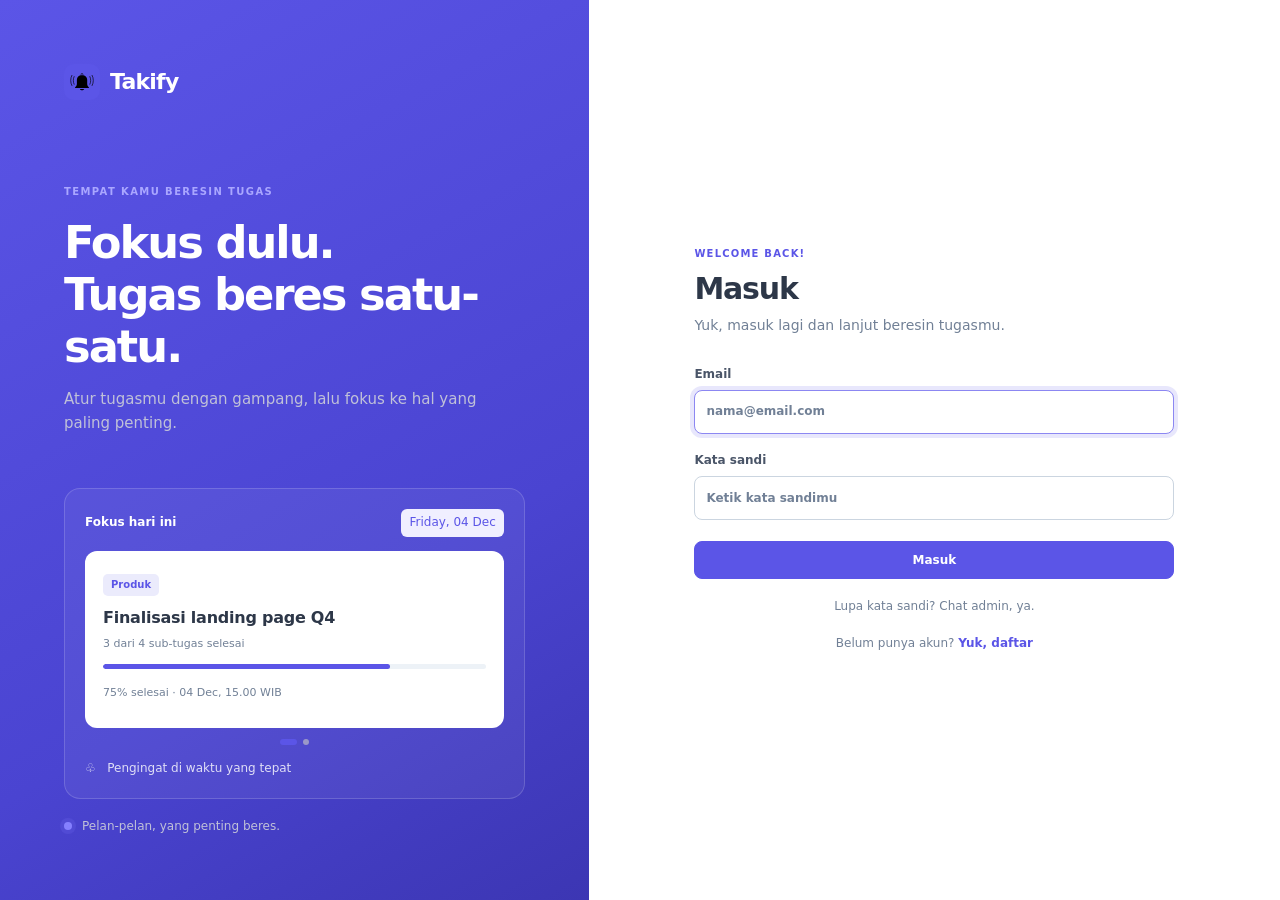
<file: index.html>
<!doctype html>
<html lang="id">
<head>
  <meta charset="utf-8">
  <meta name="viewport" content="width=device-width,initial-scale=1">
  <title>Takify</title>
  <link rel="icon" type="image/svg+xml" href="takify-bell.svg">
  <script>
    // Pengganti index.php: arahkan ke halaman yang sesuai
    var s = null;
    try { s = JSON.parse(sessionStorage.getItem('takify_session')); } catch (e) {}
    location.replace(s ? (s.role === 'Admin' ? 'fitur.html?p=pengguna' : 'tugas.html') : 'login.html');
  </script>
</head>
<body></body>
</html>
</file>
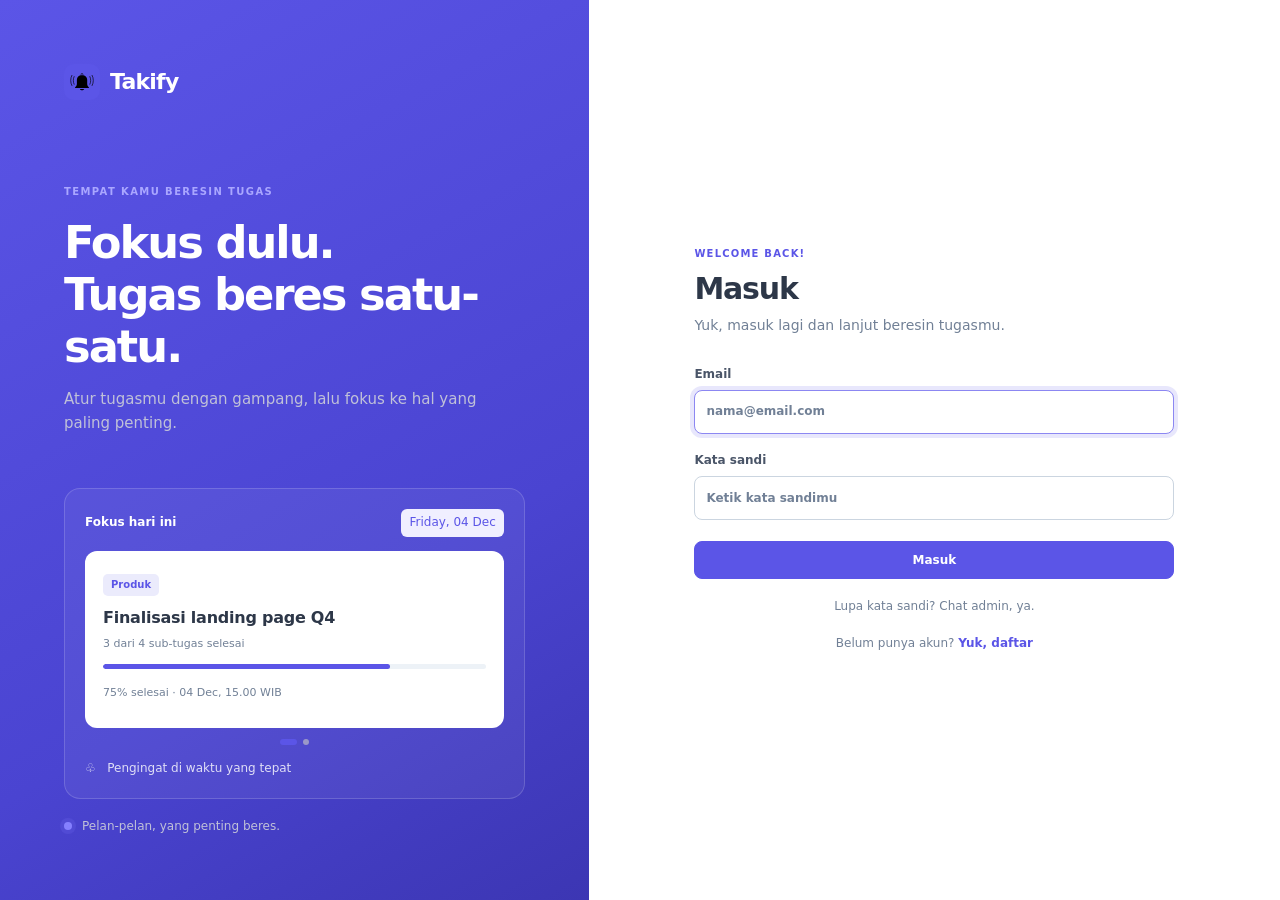
<file: dashboard.html>
<!doctype html>
<html lang="id">
<head>
  <meta charset="utf-8">
  <meta name="viewport" content="width=device-width,initial-scale=1">
  <title>Takify</title>
  <link rel="icon" type="image/svg+xml" href="takify-bell.svg">
  <link rel="stylesheet" href="style.css">
</head>
<body>
  <script src="store.js"></script>
  <script src="layout.js"></script>
  <script src="dashboard.js"></script>
</body>
</html>
</file>
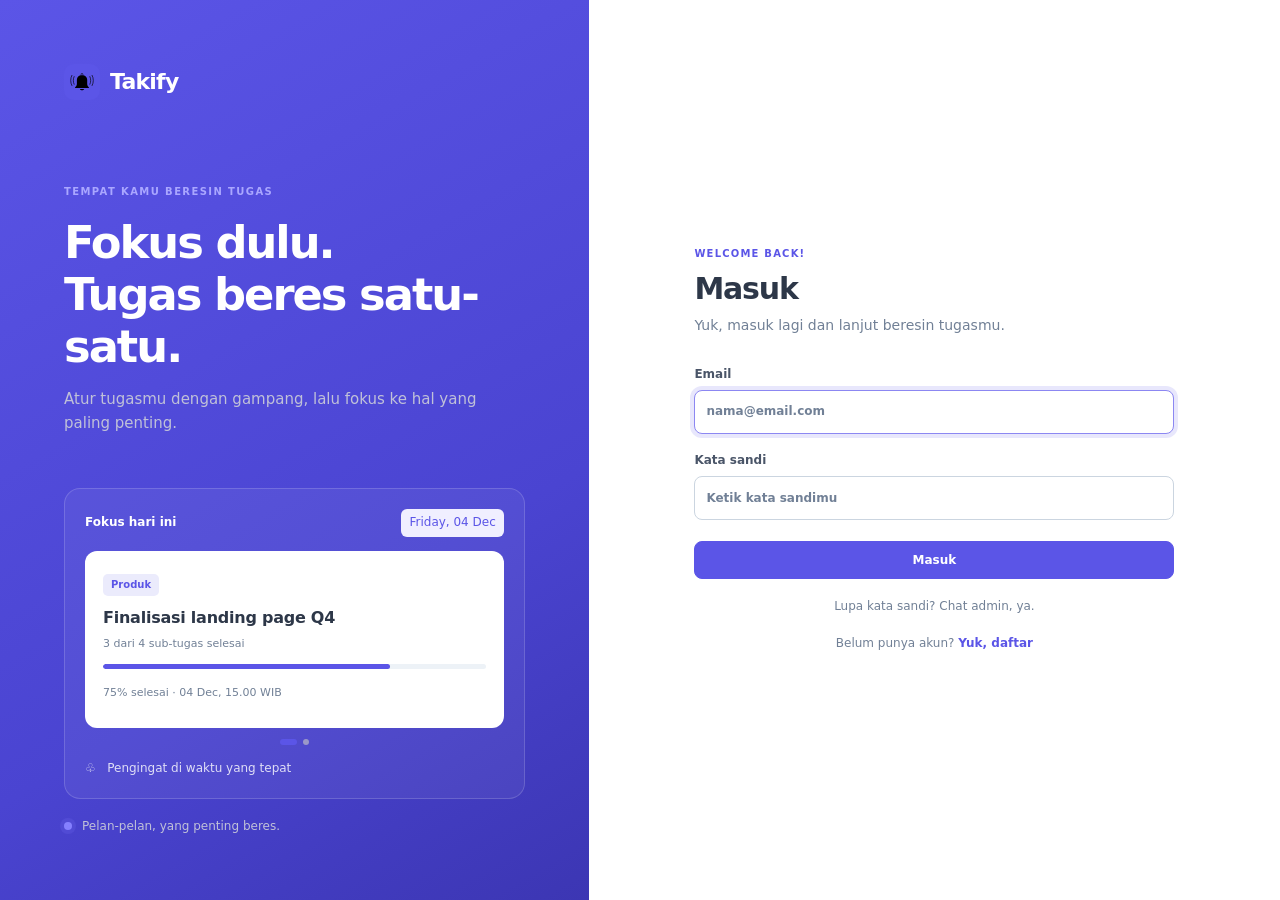
<file: fitur.html>
<!doctype html>
<html lang="id">
<head>
  <meta charset="utf-8">
  <meta name="viewport" content="width=device-width,initial-scale=1">
  <title>Takify</title>
  <link rel="icon" type="image/svg+xml" href="takify-bell.svg">
  <link rel="stylesheet" href="style.css">
</head>
<body>
  <script src="store.js"></script>
  <script src="layout.js"></script>
  <script src="fitur.js"></script>
</body>
</html>
</file>
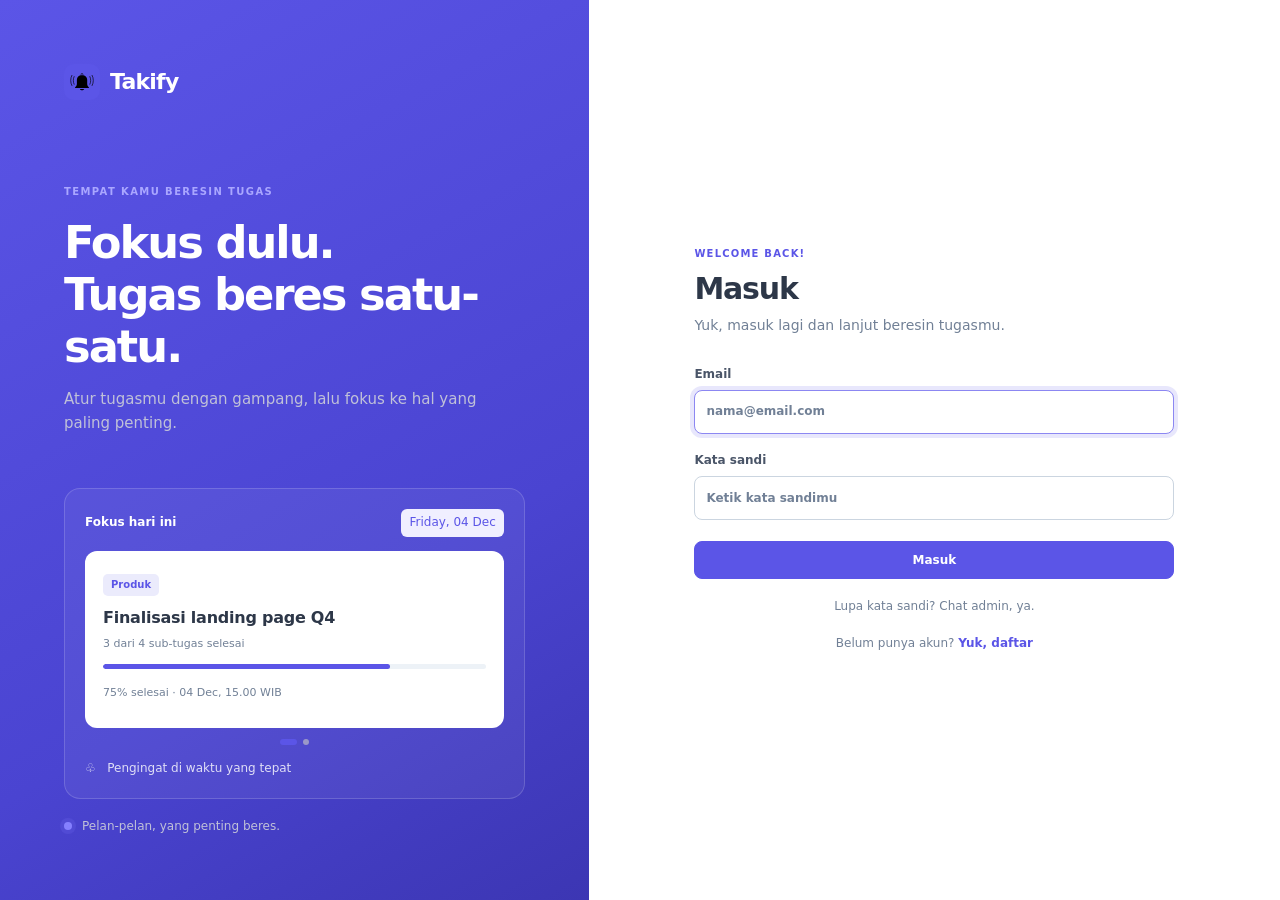
<file: kategori.html>
<!doctype html>
<html lang="id">
<head>
  <meta charset="utf-8">
  <meta name="viewport" content="width=device-width,initial-scale=1">
  <title>Takify</title>
  <link rel="icon" type="image/svg+xml" href="takify-bell.svg">
  <link rel="stylesheet" href="style.css">
</head>
<body>
  <script src="store.js"></script>
  <script src="layout.js"></script>
  <script src="kategori.js"></script>
</body>
</html>
</file>
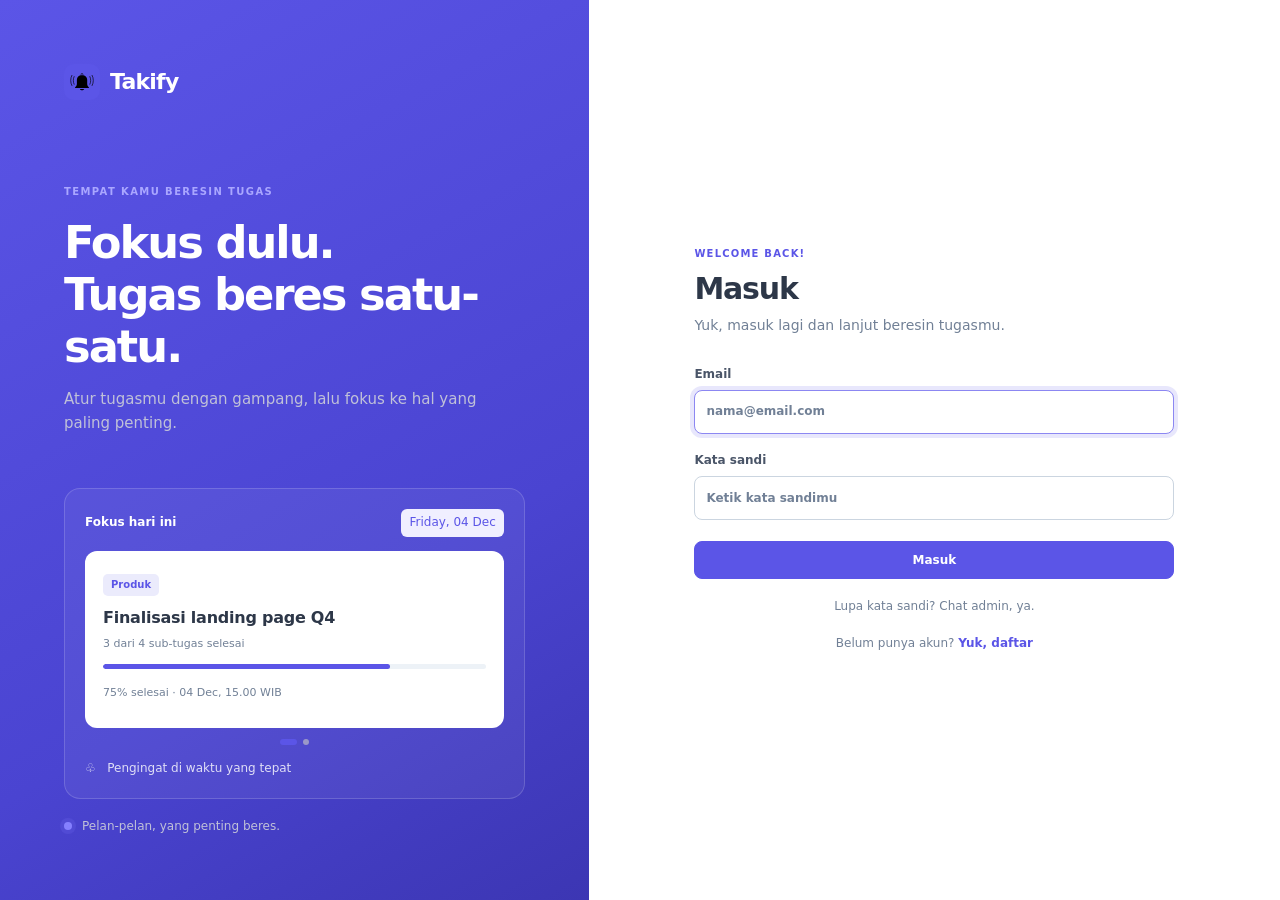
<file: login.html>
<!doctype html>
<html lang="id">
<head>
  <meta charset="utf-8">
  <meta name="viewport" content="width=device-width,initial-scale=1">
  <title>Masuk — Takify</title>
  <link rel="icon" type="image/svg+xml" href="takify-bell.svg">
  <link rel="stylesheet" href="style.css">
</head>
<body class="account-page">
  <main class="account-card account-layout">
    <aside class="account-panel">
      <a class="account-brand" href="index.html" aria-label="Takify">
        <img class="account-brand-icon" src="takify-bell.svg" alt="">
        <span>Takify</span>
      </a>
      <div class="account-panel-copy">
        <span class="account-panel-kicker">TEMPAT KAMU BERESIN TUGAS</span>
        <h2>Fokus dulu.<br>Tugas beres satu-satu.</h2>
        <p>Atur tugasmu dengan gampang, lalu fokus ke hal yang paling penting.</p>
      </div>
      <div class="auth-preview">
        <div class="auth-preview-head"><b>Fokus hari ini</b><span data-date="l, d M"></span></div>
        <div class="focus-slider" aria-live="polite">
          <article class="focus-slide is-active"><span class="chip">Produk</span>
            <h3>Finalisasi landing page Q4</h3>
            <p>3 dari 4 sub-tugas selesai</p>
            <div class="progress"><span style="width:75%"></span></div>
            <small>75% selesai · <span data-date="d M"></span>, 15.00 WIB</small>
          </article>
          <article class="focus-slide"><span class="chip">Pemasaran</span>
            <h3>Penyusunan kalender konten mingguan</h3>
            <p>5 dari 7 sub-tugas selesai</p>
            <div class="progress"><span style="width:71%"></span></div>
            <small>71% selesai · <span data-date="d M"></span>, 17.00 WIB</small>
          </article>
        </div>
        <div class="focus-slider-dots" aria-label="Navigasi produk">
          <button class="is-active" type="button" aria-label="Produk 1"></button>
          <button type="button" aria-label="Produk 2"></button>
        </div>
        <div class="preview-reminder">♧ &nbsp; Pengingat di waktu yang tepat</div>
      </div>
      <div class="account-panel-note"><span class="account-live-dot"></span> Pelan-pelan, yang penting beres.</div>
    </aside>

    <section class="account-content">
      <div class="account-heading">
        <p class="account-eyebrow">WELCOME BACK!</p>
        <h1>Masuk</h1>
        <p class="muted">Yuk, masuk lagi dan lanjut beresin tugasmu.</p>
      </div>

      <div id="flash"></div>
      <div id="error" class="alert alert-error" role="alert" hidden></div>

      <form id="login-form" class="form" novalidate>
        <label for="email">Email
          <input id="email" type="email" name="email" autocomplete="email" placeholder="nama@email.com" required autofocus>
        </label>
        <label for="password">Kata sandi
          <input id="password" type="password" name="password" autocomplete="current-password" placeholder="Ketik kata sandimu" required>
        </label>
        <button class="btn btn-primary btn-block account-submit" type="submit">Masuk</button>
      </form>

      <p class="account-footer">Lupa kata sandi? Chat admin, ya.</p>
      <p class="account-footer">Belum punya akun? <a href="register.html">Yuk, daftar</a></p>
    </section>
  </main>
  <script src="store.js"></script>
  <script src="login.js"></script>
</body>
</html>
</file>
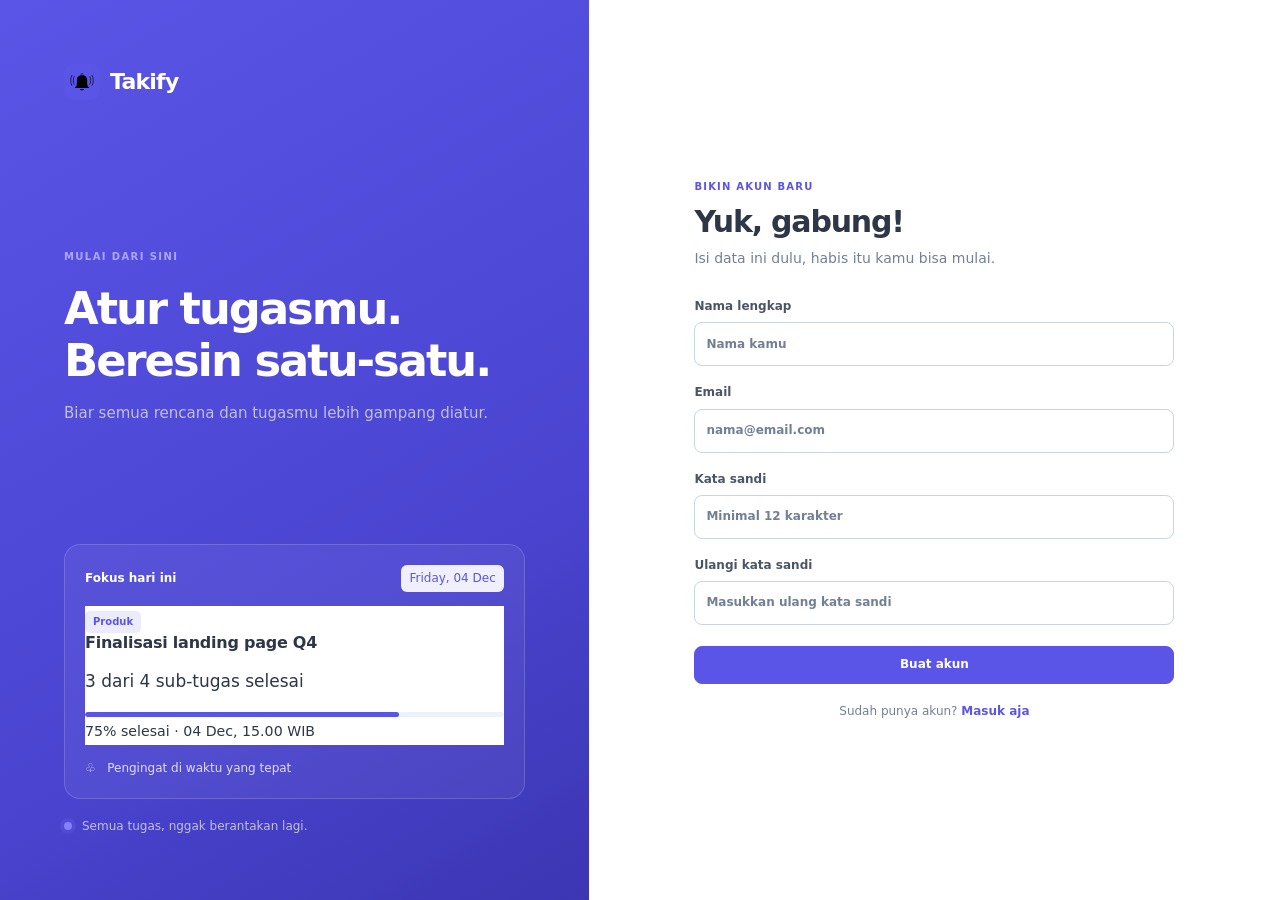
<file: register.html>
<!doctype html>
<html lang="id">
<head>
  <meta charset="utf-8">
  <meta name="viewport" content="width=device-width,initial-scale=1">
  <title>Registrasi — Takify</title>
  <link rel="icon" type="image/svg+xml" href="takify-bell.svg">
  <link rel="stylesheet" href="style.css">
</head>
<body class="account-page">
  <main class="account-card account-layout account-layout-register">
    <aside class="account-panel">
      <a class="account-brand" href="index.html" aria-label="Takify">
        <img class="account-brand-icon" src="takify-bell.svg" alt="">
        <span>Takify</span>
      </a>
      <div class="account-panel-copy">
        <span class="account-panel-kicker">MULAI DARI SINI</span>
        <h2>Atur tugasmu.<br>Beresin satu-satu.</h2>
        <p>Biar semua rencana dan tugasmu lebih gampang diatur.</p>
      </div>
      <div class="auth-preview">
        <div class="auth-preview-head"><b>Fokus hari ini</b><span data-date="l, d M"></span></div>
        <article><span class="chip">Produk</span>
          <h3>Finalisasi landing page Q4</h3>
          <p>3 dari 4 sub-tugas selesai</p>
          <div class="progress"><span style="width:75%"></span></div>
          <small>75% selesai · <span data-date="d M"></span>, 15.00 WIB</small>
        </article>
        <div class="preview-reminder">♧ &nbsp; Pengingat di waktu yang tepat</div>
      </div>
      <div class="account-panel-note"><span class="account-live-dot"></span> Semua tugas, nggak berantakan lagi.</div>
    </aside>

    <section class="account-content">
      <div class="account-heading">
        <p class="account-eyebrow">BIKIN AKUN BARU</p>
        <h1>Yuk, gabung!</h1>
        <p class="muted">Isi data ini dulu, habis itu kamu bisa mulai.</p>
      </div>

      <div id="error" class="alert alert-error" role="alert" hidden></div>

      <form id="register-form" class="form" novalidate>
        <label for="nama">Nama lengkap <input id="nama" name="nama" autocomplete="name" maxlength="100" placeholder="Nama kamu" required></label>
        <label for="email">Email <input id="email" type="email" name="email" autocomplete="email" placeholder="nama@email.com" required></label>
        <label for="password">Kata sandi <input id="password" type="password" name="password" autocomplete="new-password" minlength="12" placeholder="Minimal 12 karakter" required></label>
        <label for="password2">Ulangi kata sandi <input id="password2" type="password" name="password2" autocomplete="new-password" minlength="12" placeholder="Masukkan ulang kata sandi" required></label>
        <button class="btn btn-primary btn-block account-submit" type="submit">Buat akun</button>
      </form>

      <p class="account-footer">Sudah punya akun? <a href="login.html">Masuk aja</a></p>
    </section>
  </main>
  <script src="store.js"></script>
  <script src="register.js"></script>
</body>
</html>
</file>
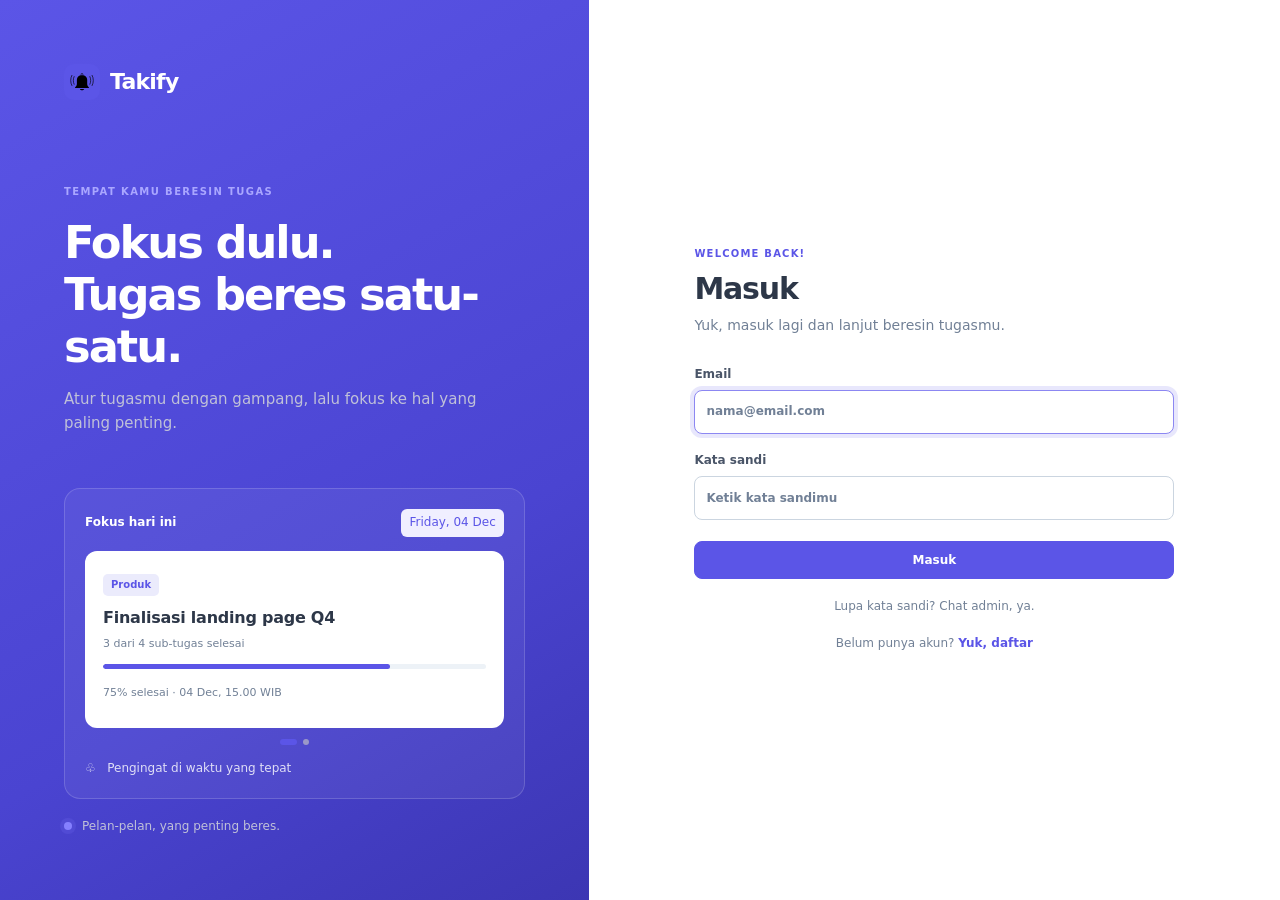
<file: tugas.html>
<!doctype html>
<html lang="id">
<head>
  <meta charset="utf-8">
  <meta name="viewport" content="width=device-width,initial-scale=1">
  <title>Takify</title>
  <link rel="icon" type="image/svg+xml" href="takify-bell.svg">
  <link rel="stylesheet" href="style.css">
</head>
<body>
  <script src="store.js"></script>
  <script src="layout.js"></script>
  <script src="tugas.js"></script>
</body>
</html>
</file>
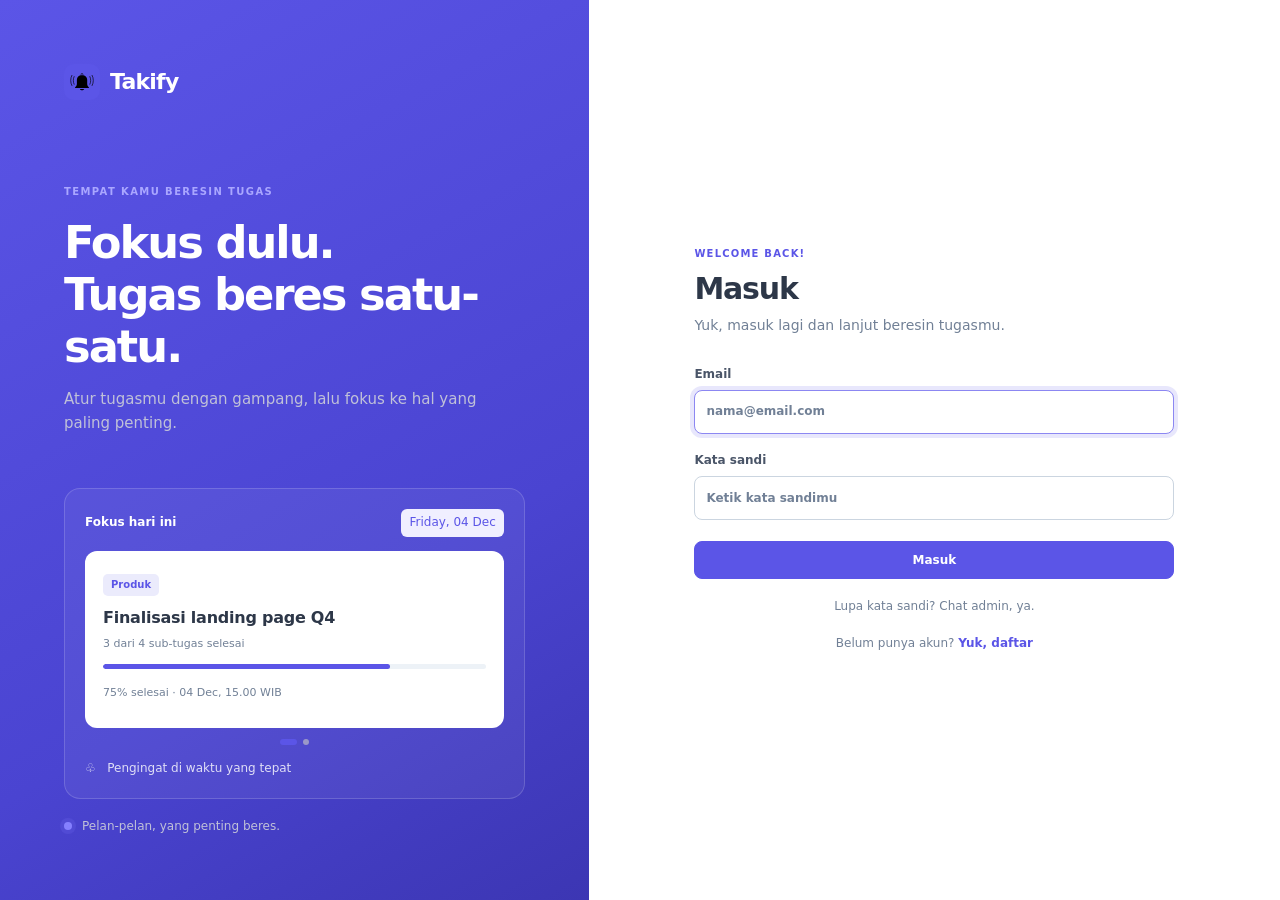
<file: tugas_detail.html>
<!doctype html>
<html lang="id">
<head>
  <meta charset="utf-8">
  <meta name="viewport" content="width=device-width,initial-scale=1">
  <title>Takify</title>
  <link rel="icon" type="image/svg+xml" href="takify-bell.svg">
  <link rel="stylesheet" href="style.css">
</head>
<body>
  <script src="store.js"></script>
  <script src="layout.js"></script>
  <script src="tugas_detail.js"></script>
</body>
</html>
</file>
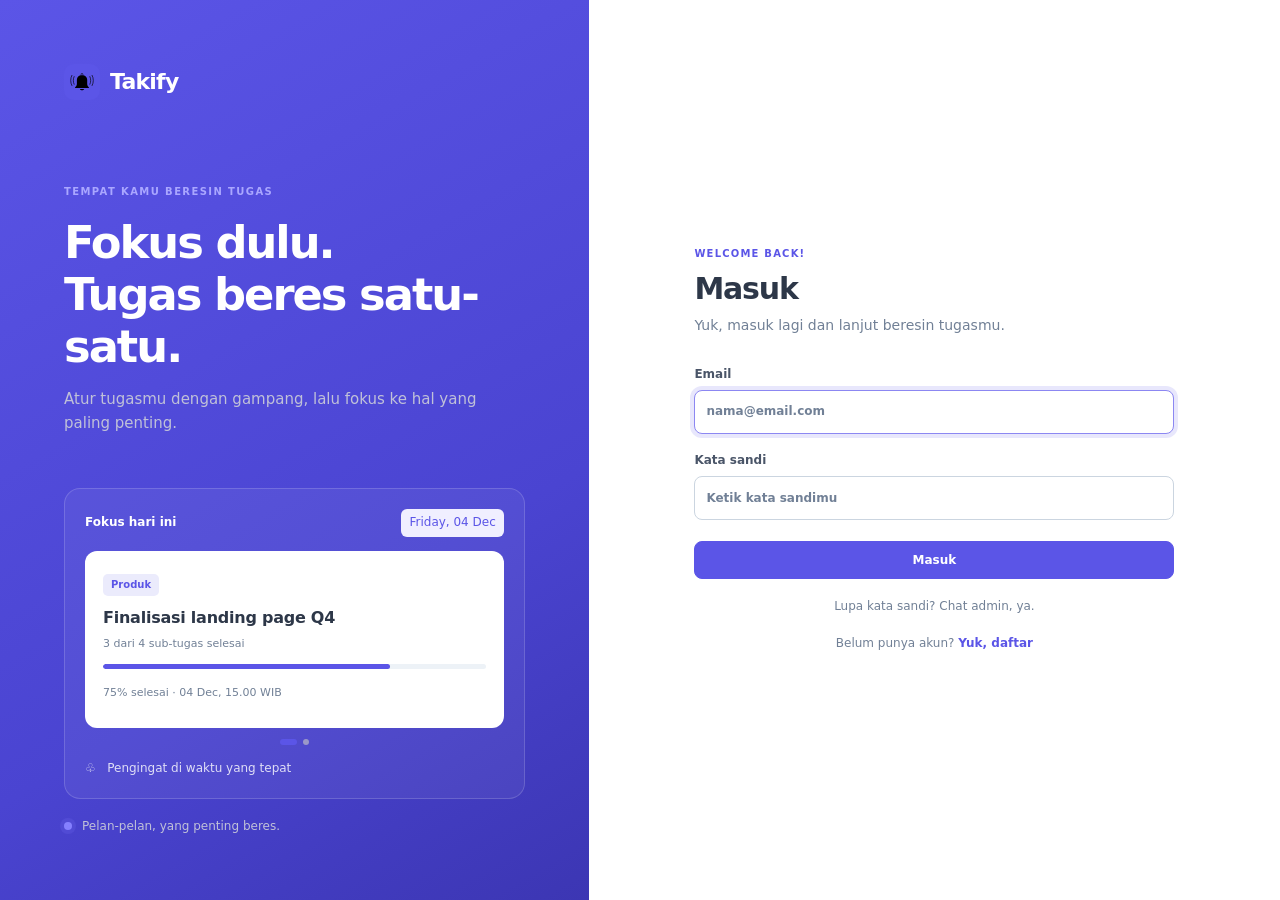
<file: tugas_form.html>
<!doctype html>
<html lang="id">
<head>
  <meta charset="utf-8">
  <meta name="viewport" content="width=device-width,initial-scale=1">
  <title>Takify</title>
  <link rel="icon" type="image/svg+xml" href="takify-bell.svg">
  <link rel="stylesheet" href="style.css">
</head>
<body>
  <script src="store.js"></script>
  <script src="layout.js"></script>
  <script src="tugas_form.js"></script>
</body>
</html>
</file>
<file: style.css>
/* Takify — shared design system */
:root {
  color-scheme: light;
  --bg: #f8f9fc;
  --surface: #ffffff;
  --surface-soft: #f1f3f9;
  --text: #2d3748;
  --text-soft: #4a5568;
  --muted: #718096;
  --border: #e2e8f0;
  --border-strong: #cbd5e0;
  --primary: #5b55e7;
  --primary-hover: #4a44d1;
  --primary-soft: #f0efff;
  --success: #38a169;
  --success-soft: #f0fff4;
  --warning: #d69e2e;
  --warning-soft: #fffaf0;
  --danger: #e53e3e;
  --danger-soft: #fff5f5;
  --radius-sm: 8px;
  --radius: 12px;
  --radius-lg: 16px;
  --shadow-sm: 0 1px 3px rgba(0, 0, 0, 0.1);
  --sidebar-w: 232px;
  --font: Inter, ui-sans-serif, system-ui, -apple-system, BlinkMacSystemFont, "Segoe UI", sans-serif;
}

*,
*::before,
*::after {
  box-sizing: border-box;
}

html {
  min-width: 320px;
  scroll-behavior: smooth;
}

body {
  margin: 0;
  color: var(--text);
  background: var(--bg);
  font: 17px/1.6 var(--font);
  -webkit-font-smoothing: antialiased;
}

button,
input,
select,
textarea {
  font: inherit;
}

button {
  color: inherit;
}

a {
  color: var(--primary);
  text-decoration: none;
}

a:hover {
  color: var(--primary-hover);
}

h1,
h2,
h3,
h4,
p {
  margin-top: 0;
}

h1,
h2,
h3,
h4 {
  color: var(--text);
  line-height: 1.3;
}

h3 {
  margin-bottom: 14px;
  font-size: 16px;
  font-weight: 650;
  letter-spacing: -.015em;
}

hr {
  height: 1px;
  margin: 18px 0;
  border: 0;
  background: var(--border);
}

.muted {
  color: var(--muted);
}

.small {
  font-size: 12px;
}

/* Auth: login and registration */
.account-page {
  min-height: 100vh;
  padding: 0;
  background: #fff;
}

.account-card {
  width: 100%;
  max-width: 1440px;
  min-height: 100vh;
  margin: auto;
  overflow: hidden;
  background: var(--surface);
}

.account-layout {
  display: grid;
  grid-template-columns: minmax(380px, .92fr) minmax(500px, 1.08fr);
}

.account-panel {
  animation: auth-slide-in .65s ease both;
}

.account-content {
  animation: auth-fade-in .55s ease .12s both;
}

.account-card {
  animation: auth-page-in .45s ease both;
}

.auth-page-leaving .account-card {
  animation: auth-page-out .2s ease forwards;
}

.account-content .form input {
  transition: border-color .2s ease, box-shadow .2s ease, background-color .2s ease;
}

.account-content .form input:focus {
  box-shadow: 0 0 0 4px color-mix(in srgb, var(--primary) 14%, transparent);
}

.account-submit {
  transition: transform .2s ease, box-shadow .2s ease, filter .2s ease;
}

.account-submit:hover {
  transform: translateY(-2px);
  box-shadow: 0 8px 18px color-mix(in srgb, var(--primary) 24%, transparent);
}

.account-submit:active {
  transform: translateY(0) scale(.985);
}

@keyframes auth-slide-in {
  from {
    opacity: 0;
    transform: translateX(-18px);
  }

  to {
    opacity: 1;
    transform: translateX(0);
  }
}

@keyframes auth-fade-in {
  from {
    opacity: 0;
    transform: translateY(12px);
  }

  to {
    opacity: 1;
    transform: translateY(0);
  }
}

@keyframes auth-page-in {
  from {
    opacity: 0;
    transform: translateY(10px) scale(.99);
  }

  to {
    opacity: 1;
    transform: translateY(0) scale(1);
  }
}

@keyframes auth-page-out {
  to {
    opacity: 0;
    transform: translateY(-8px) scale(.99);
  }
}

/* App role transitions: intentionally brief so navigation remains fast. */
.app .sidebar,
.app .main {
  animation: app-section-in .22s ease-out both;
}

.role-admin .sidebar {
  animation-delay: 0s;
}

.role-admin .main,
.role-user .main {
  animation-delay: .04s;
}

.role-user .sidebar {
  animation-delay: 0s;
}

.app-page-leaving .sidebar,
.app-page-leaving .main {
  pointer-events: none;
  animation: app-section-out .13s ease-in forwards;
}

@keyframes app-section-in {
  from {
    opacity: 0;
    transform: translateY(7px);
  }

  to {
    opacity: 1;
    transform: translateY(0);
  }
}

@keyframes app-section-out {
  to {
    opacity: 0;
    transform: translateY(-5px);
  }
}

@media (prefers-reduced-motion: reduce) {

  .account-card,
  .account-panel,
  .account-content,
  .app .sidebar,
  .app .main {
    animation: none;
  }

  .account-content .form input,
  .account-submit {
    transition: none;
  }
}

.account-panel {
  display: flex;
  flex-direction: column;
  justify-content: space-between;
  padding: clamp(32px, 5vw, 72px);
  color: #fff;
  background: linear-gradient(150deg, #292952 0%, #222246 65%, #1f2040 100%);
}

.account-brand {
  display: inline-flex;
  align-items: center;
  gap: 10px;
  width: fit-content;
  color: #fff;
  font-size: 22px;
  font-weight: 720;
  letter-spacing: -.035em;
}

.account-brand:hover {
  color: #fff;
  text-decoration: none;
}

.account-brand-icon {
  display: block;
  width: 36px;
  height: 36px;
  padding: 5px;
  border-radius: 10px;
  color: #fff;
  background: var(--primary);
  object-fit: contain;
}

.account-panel-copy {
  max-width: 510px;
  margin: auto 0;
  padding: 42px 0 20px;
}

.account-panel-kicker {
  color: #aaa7ff;
  font-size: 10px;
  font-weight: 750;
  letter-spacing: .14em;
}

.account-panel-copy h2 {
  margin: 14px 0;
  color: #fff;
  font-size: clamp(30px, 3.5vw, 46px);
  line-height: 1.16;
  letter-spacing: -.045em;
}

.account-panel-copy p {
  max-width: 430px;
  margin-bottom: 0;
  color: #c0c1d8;
  font-size: 15px;
}

.auth-preview {
  width: min(100%, 530px);
  padding: 20px;
  border: 1px solid rgba(255, 255, 255, .16);
  border-radius: var(--radius-lg);
  background: rgba(255, 255, 255, .055);
}

.auth-preview-head {
  display: flex;
  justify-content: space-between;
  align-items: center;
  margin-bottom: 14px;
  color: #fff;
  font-size: 12px;
}

.auth-preview-head span {
  padding: 4px 8px;
  border-radius: 6px;
  color: var(--primary);
  background: var(--primary-soft);
}

.focus-slider {
  position: relative;
  min-height: 177px;
}

.focus-slide {
  position: absolute;
  inset: 0;
  padding: 18px;
  border-radius: var(--radius);
  color: #253a63;
  background: linear-gradient(135deg, rgb(232 241 255) 0%, rgb(214 229 255) 100%);
  opacity: 0;
  transform: translateX(10px);
  transition: opacity .25s ease, transform .25s ease;
  pointer-events: none;
}

.focus-slide.is-active {
  opacity: 1;
  transform: translateX(0);
  pointer-events: auto;
}

.auth-preview .focus-slide h3 {
  margin: 12px 0 6px;
  font-size: 16px;
}

.auth-preview .focus-slide p,
.auth-preview .focus-slide small {
  margin-bottom: 0;
  color: var(--muted);
  font-size: 11px;
}

.auth-preview .focus-slide .progress {
  margin: 12px 0 8px;
}

.focus-slider-dots {
  display: flex;
  justify-content: center;
  gap: 6px;
  margin-top: 11px;
}

.focus-slider-dots button {
  width: 6px;
  height: 6px;
  padding: 0;
  border: 0;
  border-radius: 50%;
  background: #9b98c8;
  cursor: pointer;
  transition: width .2s ease, background-color .2s ease;
}

.focus-slider-dots button.is-active {
  width: 17px;
  border-radius: 8px;
  background: var(--primary);
}

.preview-reminder {
  margin-top: 14px;
  color: #dfdef6;
  font-size: 12px;
}

.account-panel-note {
  display: flex;
  align-items: center;
  gap: 10px;
  margin-top: 18px;
  color: #c0c1d8;
  font-size: 12px;
}

.account-live-dot {
  width: 8px;
  height: 8px;
  border-radius: 50%;
  background: #8580ff;
  box-shadow: 0 0 0 4px rgba(133, 128, 255, .15);
}

.account-content {
  align-self: center;
  justify-self: center;
  width: min(100%, 560px);
  padding: 56px 40px;
}

.account-heading {
  margin: 0 0 28px;
}

.account-eyebrow {
  margin-bottom: 7px;
  color: var(--primary);
  font-size: 10px;
  font-weight: 750;
  letter-spacing: .12em;
}

.account-heading h1 {
  margin-bottom: 6px;
  font-size: 30px;
  font-weight: 620;
  letter-spacing: -.04em;
}

.account-heading .muted {
  margin-bottom: 0;
  font-size: 14px;
}

.account-content .form {
  gap: 17px;
}

.account-content .form label {
  color: #424a61;
  font-size: 12px;
  font-weight: 620;
}

.account-content .form input {
  min-height: 44px;
}

.account-submit {
  width: 100%;
  min-height: 46px;
  margin-top: 4px;
}

.account-footer {
  margin: 18px 0 0;
  color: var(--muted);
  font-size: 12px;
  text-align: center;
}

.account-footer a {
  font-weight: 650;
}

.account-content .alert {
  margin-bottom: 18px;
}

/* Workspace shell */
.app {
  display: grid;
  min-height: 100vh;
  grid-template-columns: var(--sidebar-w) minmax(0, 1fr);
  background: var(--bg);
}

.sidebar {
  position: sticky;
  top: 0;
  z-index: 5;
  display: flex;
  height: 100vh;
  min-height: 620px;
  flex-direction: column;
  padding: 20px 17px 15px;
  border-right: 1px solid var(--border);
  background: #fcfcfc;
}

.sidebar .logo {
  display: flex;
  align-items: center;
  gap: 10px;
  margin: 0 0 23px;
  padding: 2px 0;
  color: var(--text);
  font-size: 23px;
  font-weight: 740;
  letter-spacing: -.045em;
  text-decoration: none;
}

.logo-mark {
  display: block;
  width: 34px;
  height: 34px;
  border-radius: 10px;
  object-fit: contain;
  box-shadow: 0 4px 10px rgba(91, 85, 231, 0.15);
}

.workspace-switch {
  display: flex;
  flex-direction: column;
  gap: 3px;
  margin-bottom: 23px;
  padding: 12px;
  border: 1px solid #f0f1f6;
  border-radius: 10px;
  background: var(--surface-soft);
  font-size: 12px;
}

.workspace-switch small {
  color: var(--muted);
  font-size: 11px;
}

.workspace-switch.workspace-switch-admin {
  align-items: center;
  justify-content: center;
  text-align: center;
}

.workspace-switch.workspace-switch-admin strong {
  display: block;
  width: 100%;
  text-align: center;
}

.nav-group-title {
  margin: 0 0 7px;
  color: #9ba3b6;
  font-size: 9px;
  font-weight: 750;
  letter-spacing: .08em;
  text-transform: uppercase;
}

.sidebar nav {
  display: flex;
  flex: 0 0 auto;
  flex-direction: column;
  gap: 3px;
  margin-bottom: 19px;
}

.nav-item {
  display: flex;
  min-height: 44px;
  align-items: center;
  gap: 10px;
  padding: 10px;
  border-radius: 8px;
  color: #737e98;
  font-size: 14px;
  transition: color .15s ease, background .15s ease;
}

.nav-item:hover {
  color: var(--primary);
  background: #f7f6ff;
  text-decoration: none;
}

.nav-item.active {
  color: var(--primary);
  background: var(--primary-soft);
  font-weight: 650;
}

.nav-item .ico {
  width: 18px;
  color: currentColor;
  font-size: 16px;
  text-align: center;
}

.sidebar-note {
  display: flex;
  flex-direction: column;
  gap: 7px;
  margin-top: auto;
  padding: 14px 12px;
  border-radius: 11px;
  background: var(--primary-soft);
  font-size: 11px;
}

.sidebar-note span {
  color: var(--muted);
  font-size: 10px;
  line-height: 1.55;
}

.sidebar-footer {
  margin-top: 16px;
  padding-top: 13px;
  border-top: 1px solid var(--border);
}

.user-chip {
  display: flex;
  align-items: center;
  gap: 9px;
  margin-bottom: 6px;
}

.user-chip .name {
  color: var(--text);
  font-size: 11px;
  font-weight: 650;
}

.user-chip .muted {
  font-size: 10px;
}

.avatar,
.top-avatar {
  display: grid;
  width: 34px;
  height: 34px;
  flex: 0 0 auto;
  place-items: center;
  border-radius: 50%;
  color: var(--primary);
  background: var(--primary-soft);
  font-size: 11px;
  font-weight: 700;
}

.logout-link {
  color: var(--muted);
  font-size: 10px;
}

/* Collapsible desktop navigation: hover the Takify/sidebar area to reveal labels. */
@media (min-width: 851px) {
  .app {
    grid-template-columns: 72px minmax(0, 1fr);
    transition: grid-template-columns .2s ease;
  }

  .app:has(.sidebar:hover),
  .app:has(.sidebar:focus-within) {
    grid-template-columns: var(--sidebar-w) minmax(0, 1fr);
  }

  .sidebar {
    width: 100%;
    overflow: hidden;
    padding-right: 17px;
    padding-left: 17px;
    transition: padding .2s ease;
  }

  .sidebar .logo {
    width: max-content;
    margin-bottom: 23px;
    white-space: nowrap;
  }

  .sidebar .logo>span,
  .workspace-switch,
  .nav-group-title,
  .sidebar-note,
  .sidebar-footer {
    opacity: 0;
    visibility: hidden;
    transition: opacity .12s ease, visibility .12s step-end;
  }

  .sidebar:not(:hover):not(:focus-within) .workspace-switch,
  .sidebar:not(:hover):not(:focus-within) .nav-group-title,
  .sidebar:not(:hover):not(:focus-within) .sidebar-note {
    max-height: 0;
    min-height: 0;
    margin-top: 0;
    margin-bottom: 0;
    padding-top: 0;
    padding-bottom: 0;
    overflow: hidden;
    border-width: 0;
  }

  .sidebar:not(:hover):not(:focus-within) .sidebar-footer {
    width: 34px;
    margin-top: auto;
    padding-top: 0;
    border-top: 0;
    opacity: 1;
    visibility: visible;
    overflow: visible;
  }

  .sidebar:not(:hover):not(:focus-within) .sidebar-footer .user-chip {
    margin-bottom: 0;
  }

  .sidebar:not(:hover):not(:focus-within) .sidebar-footer .user-chip>div:not(.avatar),
  .sidebar:not(:hover):not(:focus-within) .sidebar-footer .logout-link {
    display: none;
  }

  .sidebar nav {
    width: max-content;
  }

  .nav-item {
    width: calc(var(--sidebar-w) - 34px);
    padding-left: 10px;
    overflow: hidden;
    white-space: nowrap;
    color: transparent;
    font-size: 0;
  }

  .sidebar:not(:hover):not(:focus-within) .nav-item.active {
    background: transparent;
  }

  .nav-item .ico {
    flex: 0 0 18px;
    color: #737e98;
    font-size: 16px;
  }

  .nav-item:hover .ico,
  .nav-item.active .ico {
    color: var(--primary);
  }

  .sidebar:hover .logo>span,
  .sidebar:focus-within .logo>span,
  .sidebar:hover .workspace-switch,
  .sidebar:focus-within .workspace-switch,
  .sidebar:hover .nav-group-title,
  .sidebar:focus-within .nav-group-title,
  .sidebar:hover .sidebar-note,
  .sidebar:focus-within .sidebar-note,
  .sidebar:hover .sidebar-footer,
  .sidebar:focus-within .sidebar-footer {
    opacity: 1;
    visibility: visible;
    transition: opacity .18s ease .07s, visibility 0s;
  }

  .sidebar:hover .nav-item,
  .sidebar:focus-within .nav-item {
    color: #737e98;
    font-size: 14px;
  }

  .sidebar:hover .nav-item:hover,
  .sidebar:focus-within .nav-item:hover,
  .sidebar:hover .nav-item.active,
  .sidebar:focus-within .nav-item.active {
    color: var(--primary);
  }
}

.main {
  min-width: 0;
}

.app-topbar {
  position: sticky;
  top: 0;
  z-index: 4;
  display: flex;
  min-height: 72px;
  align-items: center;
  justify-content: space-between;
  gap: 18px;
  padding: 0 32px;
  border-bottom: 1px solid var(--border);
  background: rgba(255, 255, 255, .96);
  backdrop-filter: blur(12px);
}

.crumb,
.topbar-tools {
  display: flex;
  align-items: center;
  gap: 11px;
  color: var(--muted);
  font-size: 11px;
}

.crumb strong {
  color: var(--text);
  font-weight: 600;
}

.topbar-tools {
  gap: 18px;
}

.topbar-tools form {
  margin: 0;
}

.global-search {
  width: min(255px, 24vw);
  min-height: 38px;
  padding: 8px 12px;
  border: 1px solid transparent;
  border-radius: 8px;
  outline: 0;
  color: var(--text);
  background: #f6f7fb;
  font-size: 11px;
}

.global-search:focus {
  border-color: #c7c4ff;
  background: #fff;
  box-shadow: 0 0 0 3px rgba(91, 85, 231, .09);
}

.top-avatar {
  width: 32px;
  height: 32px;
}

.page-content {
  width: 100%;
  max-width: 1600px;
  margin: 0 auto;
  padding: 30px 32px 40px;
}

.page-heading {
  display: flex;
  align-items: center;
  justify-content: space-between;
  gap: 18px;
  margin-bottom: 24px;
}

.page-heading h1 {
  margin: 0 0 5px;
  font-size: 27px;
  font-weight: 580;
  letter-spacing: -.035em;
}

.page-heading p {
  margin: 0;
  color: var(--muted);
  font-size: 12px;
}

/* Buttons, cards, and forms */
.btn {
  display: inline-flex;
  min-height: 38px;
  align-items: center;
  justify-content: center;
  gap: 7px;
  padding: 8px 13px;
  border: 1px solid var(--border);
  border-radius: var(--radius-sm);
  color: var(--text);
  background: #fff;
  cursor: pointer;
  font-size: 12px;
  font-weight: 620;
  line-height: 1.25;
  transition: .15s ease;
}

.btn:hover {
  border-color: var(--border-strong);
  background: #f9faff;
  color: var(--text);
  text-decoration: none;
}

.btn-primary {
  border-color: var(--primary);
  color: #fff;
  background: var(--primary);
}

.btn-primary:hover {
  border-color: var(--primary-hover);
  color: #fff;
  background: var(--primary-hover);
}

.btn-danger {
  border-color: #f5d0d4;
  color: var(--danger);
  background: var(--danger-soft);
}

.btn-danger:hover {
  border-color: #edb8bf;
  color: #a93d49;
  background: #ffe7e9;
}

.btn-ghost {
  background: transparent;
}

.btn-sm {
  min-height: 30px;
  padding: 5px 9px;
  font-size: 11px;
}

.btn-block {
  width: 100%;
}

.card,
.panel,
.empty {
  min-width: 0;
  margin-bottom: 18px;
  padding: 20px;
  border: 1px solid var(--border);
  border-radius: var(--radius);
  background: var(--surface);
  box-shadow: var(--shadow-sm);
}

.panel-head {
  display: flex;
  align-items: center;
  justify-content: space-between;
  gap: 12px;
  margin-bottom: 12px;
}

.panel-head h3 {
  margin: 0;
}

.grid-2 {
  display: grid;
  grid-template-columns: repeat(2, minmax(0, 1fr));
  gap: 18px;
}

.form {
  display: flex;
  flex-direction: column;
  gap: 14px;
}

.form label {
  display: flex;
  flex-direction: column;
  gap: 6px;
  color: #454d64;
  font-size: 12px;
  font-weight: 580;
}

.form input,
.form select,
.form textarea {
  width: 100%;
  min-height: 40px;
  padding: 9px 11px;
  border: 1px solid var(--border-strong);
  border-radius: var(--radius-sm);
  outline: none;
  color: var(--text);
  background: #fff;
  font-size: 12px;
  transition: border-color .15s, box-shadow .15s;
}

.form textarea {
  min-height: 92px;
  resize: vertical;
}

.form input::placeholder,
.form textarea::placeholder {
  color: #a0a7b8;
}

.form input:focus,
.form select:focus,
.form textarea:focus {
  border-color: #8c87f2;
  box-shadow: 0 0 0 3px rgba(91, 85, 231, .1);
}

.form input[type="checkbox"] {
  width: 16px;
  min-height: 16px;
  height: 16px;
  accent-color: var(--primary);
}

.form input[type="color"] {
  width: 44px;
  min-height: 38px;
  padding: 3px;
}

.form input:disabled {
  color: var(--muted);
  background: var(--surface-soft);
}

.form-row {
  display: grid;
  grid-template-columns: repeat(2, minmax(0, 1fr));
  gap: 14px;
}

.form-actions {
  display: flex;
  justify-content: flex-end;
  gap: 8px;
  margin-top: 8px;
}

.check-label {
  flex-direction: row !important;
  align-items: center;
  gap: 9px !important;
}

/* Alerts, statistics, and status labels */
.alert {
  margin-bottom: 16px;
  padding: 12px 15px;
  border: 1px solid transparent;
  border-radius: var(--radius-sm);
  font-size: 12px;
}

.alert-success {
  border-color: #d4eee2;
  color: #14785f;
  background: var(--success-soft);
}

.alert-error {
  border-color: #f4d8dc;
  color: #a33d49;
  background: var(--danger-soft);
}

.alert-warning {
  margin-bottom: 18px;
  padding: 13px 16px;
  border: 1px solid #f3e4c7;
  border-radius: var(--radius-sm);
  color: var(--warning);
  background: var(--warning-soft);
  font-size: 12px;
}

.stats-grid {
  display: grid;
  grid-template-columns: repeat(4, minmax(0, 1fr));
  gap: 15px;
  margin-bottom: 20px;
}

.stat-card {
  min-height: 88px;
  padding: 16px 18px;
  border: 1px solid var(--border);
  border-radius: var(--radius);
  background: #fff;
  box-shadow: var(--shadow-sm);
}

.stat-label {
  margin-bottom: 6px;
  color: var(--muted);
  font-size: 11px;
}

.stat-value {
  color: var(--text);
  font-size: 25px;
  font-weight: 620;
  letter-spacing: -.04em;
}

.stat-card.accent-blue {
  border-top: 2px solid #827df0;
}

.stat-card.accent-green {
  border-top: 2px solid #43a989;
}

.stat-card.accent-red {
  border-top: 2px solid #df7580;
}

.badge {
  display: inline-flex;
  min-height: 22px;
  align-items: center;
  padding: 3px 8px;
  border-radius: 6px;
  background: #f1f3f8;
  color: #68738c;
  font-size: 10px;
  font-weight: 650;
  white-space: nowrap;
}

.badge-rendah {
  color: #68738c;
  background: #f1f3f8;
}

.badge-sedang {
  color: #a96508;
  background: #fff4e1;
}

.badge-tinggi {
  color: #c24856;
  background: #fff0f1;
}

.status-baru,
.status-diundang {
  color: #a96508;
  background: #fff4e1;
}

.status-diproses {
  color: var(--primary);
  background: var(--primary-soft);
}


.status-pill {
  padding: 4px 9px;
  border-radius: 6px;
}

.filter-tabs {
  display: flex;
  align-items: center;
  gap: 5px;
  flex-wrap: wrap;
  padding-bottom: 10px;
  border-bottom: 1px solid var(--border);
}

.tab {
  min-height: 36px;
  padding: 7px 12px;
  border: 0;
  border-bottom: 2px solid transparent;
  color: var(--muted);
  background: transparent;
  cursor: pointer;
  font-size: 11px;
}

.tab:hover {
  color: var(--primary);
}

.tab.active {
  border-bottom-color: var(--primary);
  color: var(--primary);
  font-weight: 650;
}

.search {
  min-height: 36px;
  min-width: 190px;
  margin-left: auto;
  padding: 8px 11px;
  border: 1px solid var(--border);
  border-radius: var(--radius-sm);
  outline: none;
  background: #fff;
  font-size: 11px;
}

.search:focus {
  border-color: #8c87f2;
  box-shadow: 0 0 0 3px rgba(91, 85, 231, .09);
}

.task-table-card {
  padding: 16px 20px;
}

.task-table-summary {
  padding: 4px 0 13px;
  color: var(--muted);
  font-size: 11px;
}

.table-scroll {
  width: 100%;
  overflow-x: auto;
}

table {
  width: 100%;
  border-collapse: collapse;
  font-size: 11px;
}

th {
  color: #747e97;
  background: #f7f8fb;
  font-size: 10px;
  font-weight: 650;
  text-align: left;
  white-space: nowrap;
}

th,
td {
  padding: 12px 10px;
  border-bottom: 1px solid var(--border);
  vertical-align: middle;
}

tbody tr:hover {
  background: #fbfbfe;
}

td small {
  display: block;
  margin-top: 3px;
  color: var(--muted);
  font-size: 10px;
}

.task-table form {
  margin: 0;
}

.task-table .check {
  width: 17px;
  height: 17px;
}

.task-name {
  color: var(--text);
  font-weight: 620;
}

.task-name:hover {
  color: var(--primary);
}

.table-progress {
  display: flex;
  align-items: center;
  gap: 8px;
  white-space: nowrap;
}

.table-progress .progress {
  width: 76px;
  margin: 0;
}

.task-actions {
  display: flex;
  align-items: center;
  gap: 10px;
  white-space: nowrap;
}

.task-actions form {
  margin: 0;
}

.task-actions a,
.task-actions button {
  padding: 0;
  border: 0;
  color: var(--muted);
  background: transparent;
  cursor: pointer;
  font-size: 10px;
}

.task-actions .text-danger {
  color: var(--danger);
}

.check {
  position: relative;
  width: 20px;
  height: 20px;
  padding: 0;
  border: 1.5px solid #c8cede;
  border-radius: 50%;
  background: #fff;
  cursor: pointer;
}

.check:hover {
  border-color: var(--primary);
}

.check.checked {
  border-color: var(--success);
  background: var(--success);
}

.check.checked::after {
  position: absolute;
  inset: 0;
  display: grid;
  place-items: center;
  color: #fff;
  content: "✓";
  font-size: 11px;
  font-weight: 750;
}

.progress {
  height: 5px;
  overflow: hidden;
  border-radius: 20px;
  background: #ecebfa;
}

.progress span {
  display: block;
  height: 100%;
  border-radius: inherit;
  background: var(--primary);
}

.chip {
  display: inline-flex;
  align-items: center;
  padding: 3px 8px;
  border-radius: 5px;
  color: var(--chip, var(--primary));
  background: color-mix(in srgb, var(--chip, var(--primary)) 12%, white);
  font-size: 10px;
  font-weight: 620;
}

.empty {
  padding: 50px 20px;
  color: var(--muted);
  text-align: center;
}

.empty-icon {
  margin-bottom: 10px;
  font-size: 34px;
}

.detail-back {
  display: flex;
  align-items: center;
  gap: 9px;
  margin: 0;
  font-size: 11px;
}

.detail-title {
  margin: 10px 0 19px;
  font-size: 29px;
  font-weight: 620;
  letter-spacing: -.035em;
}

.detail-columns {
  display: grid;
  grid-template-columns: minmax(0, 1.7fr) minmax(260px, .8fr);
  align-items: start;
  gap: 18px;
}

.detail-columns>section,
.detail-columns>aside {
  min-width: 0;
}

.task-detail-aside p {
  display: flex;
  justify-content: space-between;
  gap: 12px;
  padding: 10px 0;
  border-bottom: 1px solid var(--border);
  font-size: 11px;
}

.task-detail-aside p span {
  color: var(--muted);
}

.detail-progress {
  display: grid;
  grid-template-columns: 1fr auto;
  gap: 8px;
  margin: 19px 0;
  font-size: 11px;
}

.detail-progress .progress {
  grid-column: 1 / -1;
}

.comment {
  padding: 12px 0;
  border-bottom: 1px solid var(--border);
  font-size: 12px;
}

.comment time {
  float: right;
  color: var(--muted);
  font-size: 10px;
}

.comment p {
  margin: 6px 0 0;
}

/* Dashboard */
.dashboard-columns {
  display: grid;
  grid-template-columns: minmax(0, 1.8fr) minmax(260px, 1fr);
  align-items: start;
  gap: 18px;
}

.dashboard-task {
  display: flex;
  align-items: center;
  gap: 13px;
  padding: 14px 0;
  border-bottom: 1px solid var(--border);
  color: var(--text);
}

.dashboard-task:last-child {
  border-bottom: 0;
}

.dashboard-task .task-main {
  display: grid;
  flex: 1;
  gap: 5px;
}

.dashboard-task .progress {
  max-width: 150px;
}

.check-static {
  color: #969eb0;
  font-size: 20px;
}

.weekly-card {
  color: #fff;
  background: linear-gradient(145deg, #625ce9, #514bd2);
}

.weekly-card h3 {
  color: #fff;
}

.weekly-card .muted,
.weekly-card a {
  color: #e4e3ff;
}

.weekly-card>p strong {
  font-size: 32px;
}

.weekly-bars {
  display: flex;
  height: 100px;
  align-items: end;
  gap: 11px;
  margin-top: 22px;
  padding: 0 4px;
  border-bottom: 1px solid rgba(255, 255, 255, .3);
}

.weekly-bars i {
  flex: 1;
  border-radius: 5px 5px 0 0;
  background: rgba(255, 255, 255, .72);
}

.week-labels {
  display: flex;
  justify-content: space-between;
  margin: 7px 0 17px;
  color: #e4e3ff;
  font-size: 9px;
}

/* Categories and templates */
.category-layout {
  display: grid;
  grid-template-columns: minmax(255px, .75fr) minmax(0, 1.5fr);
  align-items: start;
  gap: 18px;
}

.category-column,
.category-list {
  display: grid;
  align-content: start;
  gap: 13px;
}

.category-card {
  display: grid;
  grid-template-columns: 25px 1fr;
  gap: 6px 9px;
  margin: 0;
  color: var(--text);
}

.category-card small,
.category-card>span:last-child {
  grid-column: 2;
  color: var(--muted);
  font-size: 10px;
}

.category-card.selected {
  border-color: #aaa6f6;
  background: #f8f7ff;
}

.category-icon {
  font-size: 21px;
}

.category-detail {
  margin-bottom: 16px;
}

.category-head {
  display: flex;
  align-items: center;
  gap: 12px;
  margin-bottom: 18px;
}

.category-head h2 {
  margin: 0;
  font-size: 21px;
}

.category-head small {
  font-size: 10px;
}

.category-head .chip {
  margin-left: auto;
}

.color-options {
  display: flex;
  align-items: center;
  gap: 9px;
}

.color-options span {
  width: 21px;
  height: 21px;
  border-radius: 6px;
}

.category-bottom {
  display: flex;
  align-items: center;
  justify-content: space-between;
  gap: 10px;
}

.category-bottom form {
  margin: 0;
}

.template-grid {
  display: grid;
  grid-template-columns: repeat(3, minmax(0, 1fr));
  gap: 16px;
}

.template-card {
  margin: 0;
}

.template-card h3 {
  margin: 13px 0 7px;
}

.template-card p {
  min-height: 50px;
  margin-bottom: 13px;
  font-size: 11px;
}

.template-icon {
  display: grid;
  width: 40px;
  height: 40px;
  place-items: center;
  border-radius: 10px;
  color: var(--primary);
  background: var(--primary-soft);
  font-size: 19px;
}

.template-meta {
  display: flex;
  align-items: center;
  gap: 10px;
  font-size: 10px;
}

/* Feedback, reminders, users, logs */
.info-box {
  padding: 13px;
  border-radius: var(--radius-sm);
  color: #514bd2;
  background: var(--primary-soft);
  font-size: 11px;
  line-height: 1.6;
}

.simple-row {
  display: flex;
  align-items: center;
  justify-content: space-between;
  gap: 12px;
  padding: 13px 0;
  border-bottom: 1px solid var(--border);
}

.simple-row:last-child {
  border-bottom: 0;
}

.simple-row small {
  display: block;
  margin-top: 4px;
  color: var(--muted);
  font-size: 10px;
}

.feedback-item,
.feedback-list-item {
  display: flex;
  flex-direction: column;
  gap: 7px;
  padding: 15px 0;
  border-bottom: 1px solid var(--border);
}

.feedback-item h4 {
  margin: 0;
  font-size: 13px;
}

.feedback-item p {
  margin: 0;
  font-size: 11px;
}

.feedback-item>small,
.feedback-list-item small,
.feedback-list-item span {
  color: var(--muted);
  font-size: 10px;
}

.feedback-list-item {
  color: var(--text);
}

.feedback-list-item b {
  font-size: 12px;
}

.feedback-list-item.selected {
  padding: 13px;
  border: 1px solid #c8c5ff;
  border-radius: var(--radius-sm);
  background: #f7f6ff;
}

blockquote {
  margin: 10px 0;
  padding: 13px;
  border-radius: var(--radius-sm);
  background: var(--primary-soft);
  font-size: 11px;
}

blockquote p {
  margin: 6px 0 0;
}

td b+small {
  display: block;
}

/* Responsive layouts */
@media (max-width: 1100px) {
  :root {
    --sidebar-w: 210px;
  }

  .page-content {
    padding-right: 24px;
    padding-left: 24px;
  }

  .app-topbar {
    padding-right: 24px;
    padding-left: 24px;
  }

  .template-grid {
    grid-template-columns: repeat(2, minmax(0, 1fr));
  }
}

@media (max-width: 850px) {
  .app {
    grid-template-columns: 1fr;
  }

  .sidebar {
    position: relative;
    height: auto;
    min-height: 0;
    padding: 11px 16px;
    border-right: 0;
    border-bottom: 1px solid var(--border);
  }

  .sidebar .logo {
    margin-bottom: 8px;
    font-size: 20px;
  }

  .workspace-switch,
  .nav-group-title,
  .sidebar-note,
  .sidebar-footer {
    display: none;
  }

  .sidebar nav {
    flex-direction: row;
    gap: 4px;
    margin: 0;
    overflow-x: auto;
  }

  .nav-item {
    flex: 0 0 auto;
    min-height: 36px;
    padding: 8px 10px;
  }

  .app-topbar {
    position: relative;
    min-height: 58px;
    padding: 10px 18px;
  }

  .topbar-tools {
    gap: 10px;
  }

  .global-search {
    width: 190px;
  }

  .page-content {
    padding: 22px 18px 32px;
  }

  .detail-columns,
  .task-editor,
  .dashboard-columns,
  .category-layout {
    grid-template-columns: 1fr;
  }

  .editor-side {
    position: static;
  }
}

@media (max-width: 620px) {
  .account-layout {
    grid-template-columns: 1fr;
  }

  .account-panel {
    min-height: 220px;
    padding: 24px;
  }

  .account-panel-copy {
    padding: 20px 0 12px;
  }

  .account-panel-copy h2 {
    font-size: 27px;
  }

  .account-panel-copy p,
  .auth-preview,
  .account-panel-note {
    display: none;
  }

  .account-content {
    width: 100%;
    padding: 30px 24px;
  }

  .crumb {
    gap: 7px;
    font-size: 10px;
  }

  .topbar-tools>span:not(.top-avatar),
  .global-search {
    display: none;
  }

  .page-content {
    padding: 20px 13px 28px;
  }

  .page-heading {
    align-items: flex-start;
    flex-direction: column;
    margin-bottom: 19px;
  }

  .page-heading h1 {
    font-size: 24px;
  }

  .stats-grid {
    grid-template-columns: repeat(2, minmax(0, 1fr));
    gap: 10px;
  }

  .stat-card {
    min-height: 78px;
    padding: 13px;
  }

  .stat-value {
    font-size: 22px;
  }

  .form-row,
  .grid-2 {
    grid-template-columns: 1fr;
  }

  .template-grid {
    grid-template-columns: 1fr;
  }

  .filter-tabs {
    align-items: stretch;
  }

  .tab {
    padding-right: 8px;
    padding-left: 8px;
  }

  .search {
    width: 100%;
    margin-left: 0;
  }

  .card {
    padding: 16px;
  }

  .task-table-card {
    padding: 12px;
  }

  .category-bottom {
    align-items: stretch;
    flex-direction: column;
  }
}

/* Light workspace surfaces */
.sidebar,
.app-topbar,
.card,
.panel,
.empty,
.stat-card,
.account-card,
.account-content,
.form input,
.form select,
.form textarea,
.search,
.btn:not(.btn-primary):not(.btn-danger),
.check {
  color: var(--text);
  background-color: var(--surface);
}

.sidebar {
  border-color: var(--border);
}

.workspace-switch,
.global-search,
th {
  color: var(--text-soft);
  background: var(--surface-soft);
}

.workspace-switch {
  border-color: var(--border);
}

.nav-item {
  color: var(--muted);
}

.nav-item:hover,
tbody tr:hover {
  color: var(--primary);
  background: var(--surface-soft);
}

.nav-item.active,
.category-card.selected,
.feedback-list-item.selected {
  color: var(--primary);
  background: var(--primary-soft);
}

.sidebar-note {
  color: var(--text);
  background: var(--primary-soft);
}

.sidebar-note span,
.user-chip .name {
  color: var(--text-soft);
}

.user-chip .muted,
.logout-link {
  color: var(--muted);
}

.avatar,
.top-avatar,
.template-icon {
  color: var(--primary);
  background: var(--primary-soft);
}

.app-topbar {
  background: rgba(255, 255, 255, .94);
}

.global-search {
  border-color: var(--border);
}

.global-search:focus,
.search:focus {
  border-color: var(--primary);
  background: var(--surface);
}

.btn:not(.btn-primary):not(.btn-danger) {
  border-color: var(--border-strong);
}

.btn:not(.btn-primary):not(.btn-danger):hover {
  background: var(--surface-soft);
}

.btn-danger {
  border-color: #fbd3d7;
  color: #e53e3e;
  background: var(--danger-soft);
}

.btn-danger:hover {
  border-color: #feb2b2;
  color: #c53030;
  background: #fff5f5;
}

.form label {
  color: var(--text-soft);
}

.form input,
.form select,
.form textarea,
.search {
  border-color: var(--border-strong);
}

.form input:disabled {
  background: var(--surface-soft);
}

.form input::placeholder,
.form textarea::placeholder {
  color: var(--muted);
}

.account-page {
  background: var(--bg);
}

.account-panel {
  background: linear-gradient(150deg, #5b55e7 0%, #4a44d1 65%, #3c36b3 100%);
}

.account-content .form label {
  color: var(--text-soft);
}

.auth-preview article {
  color: var(--text);
  background: var(--surface);
}

.auth-preview-head span {
  color: var(--primary);
  background: var(--primary-soft);
}

.stat-card.accent-blue {
  border-top-color: #5b55e7;
}

.stat-card.accent-green {
  border-top-color: #38a169;
}

.stat-card.accent-red {
  border-top-color: #e53e3e;
}

.badge,
.badge-rendah {
  color: var(--text-soft);
  background: #edf2f7;
}

.badge-sedang,
.status-baru,
.status-diundang {
  color: var(--warning);
  background: var(--warning-soft);
}

.badge-tinggi {
  color: var(--danger);
  background: var(--danger-soft);
}

.status-diproses {
  color: var(--primary);
  background: var(--primary-soft);
}

.status-selesai,
.status-aktif {
  color: var(--success);
  background: var(--success-soft);
}

.chip {
  background: color-mix(in srgb, var(--chip, var(--primary)) 12%, white);
}

.check {
  border-color: var(--border-strong);
}

.check.checked {
  background: var(--success);
}

.progress {
  background: #edf2f7;
}

.info-box {
  color: #5b55e7;
  background: var(--primary-soft);
}

.alert-success {
  border-color: #c6f6d5;
  color: #276749;
  background: var(--success-soft);
}

.alert-error {
  border-color: #fed7d7;
  color: #9b2c2c;
  background: var(--danger-soft);
}

.alert-warning {
  border-color: #feebc8;
  color: #9c4221;
  background: var(--warning-soft);
}

.weekly-card {
  border-color: #e2e8f0;
  background: linear-gradient(145deg, #5b55e7, #4a44d1);
}

.weekly-card .muted,
.weekly-card a,
.week-labels {
  color: #e0e7ff;
}

.template-icon {
  color: var(--primary);
}

.status-offline {
  color: var(--muted);
  background: #edf2f7;
}
</file>
